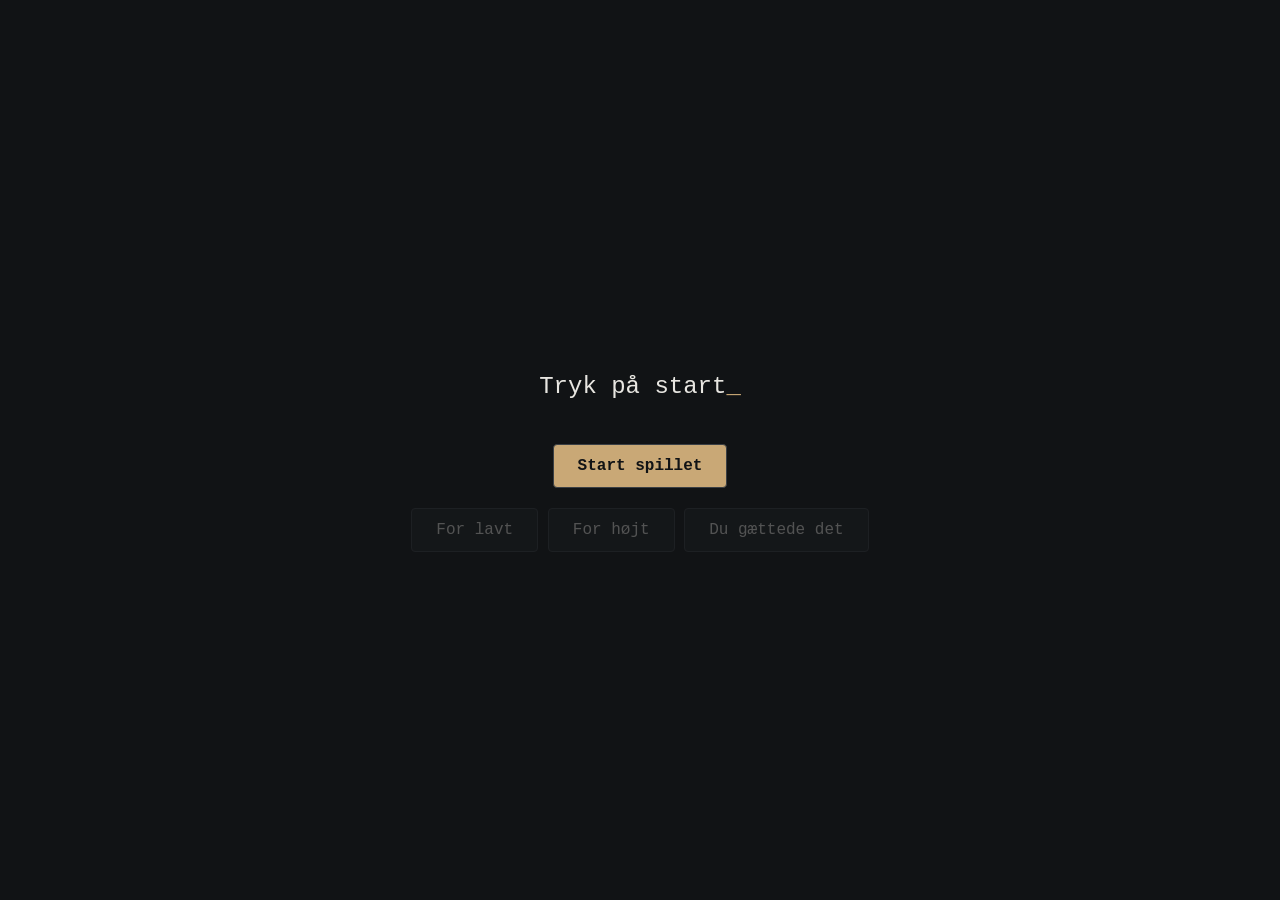
<file: aiguessnumber/index.html>
<!doctype html>
<html lang="en">
  <head>
    <meta charset="UTF-8" />
    <meta name="viewport" content="width=device-width, initial-scale=1.0" />
    <title>Document</title>
    <link rel="stylesheet" href="style.css" />
  </head>
  <body>
    <p class="guessBox">Tryk på start</p>
    <button class="start">Start spillet</button>
    <div class="buttonBox">
      <button class="low" disabled>For lavt</button>
      <button class="high" disabled>For højt</button>
      <button class="correct" disabled>Du gættede det</button>
    </div>
  </body>
  <script src="index.js"></script>
</html>
</file>
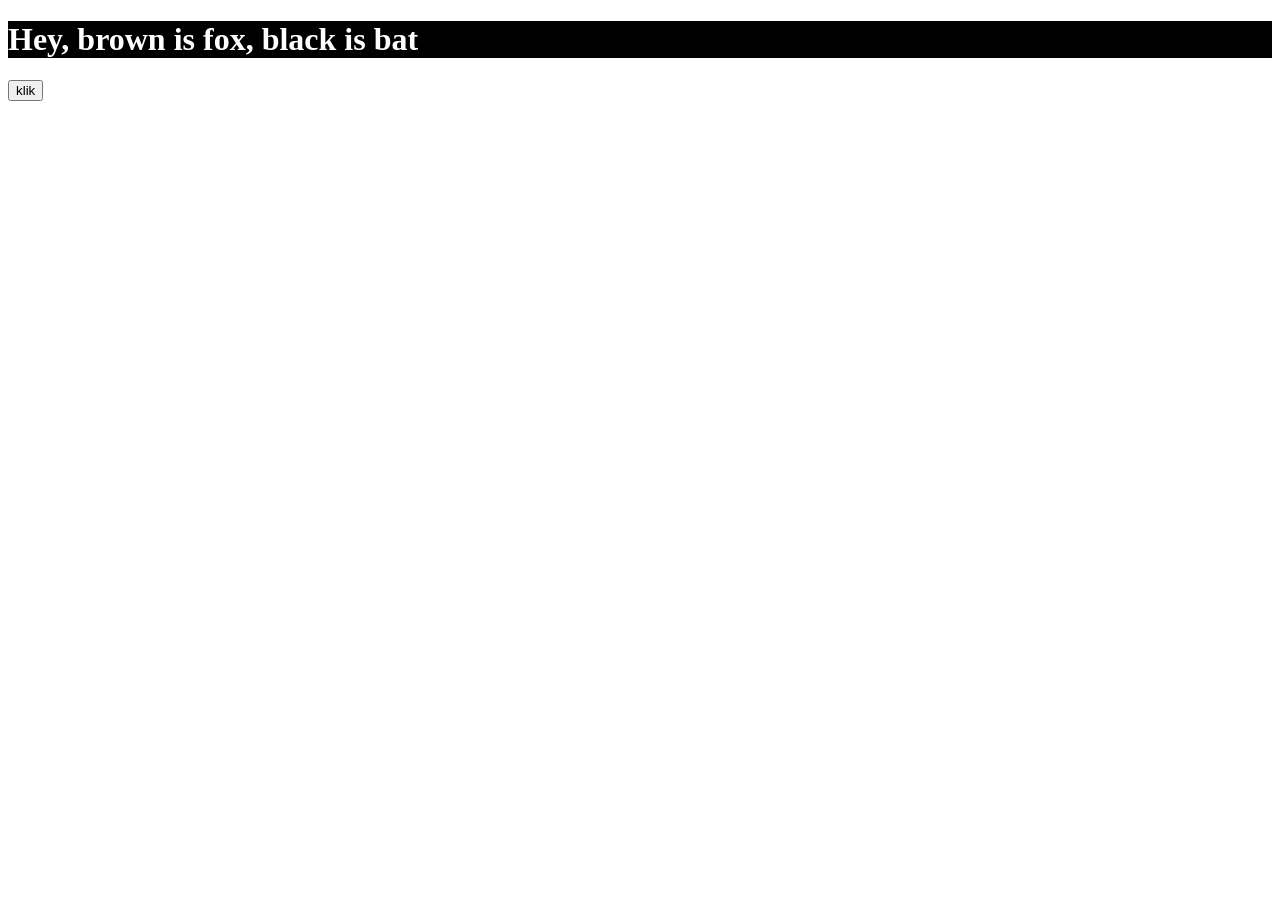
<file: attributes/index.html>
<!doctype html>
<html lang="en">
  <head>
    <meta charset="UTF-8" />
    <meta name="viewport" content="width=device-width, initial-scale=1.0" />
    <title>Document</title>
    <link rel="stylesheet" href="atr.css" />
    <script src="js.js" defer></script>
  </head>
  <body>
    <h1 data-filter="bat">Hey, brown is fox, black is bat</h1>
    <button>klik</button>
  </body>
</html>
</file>
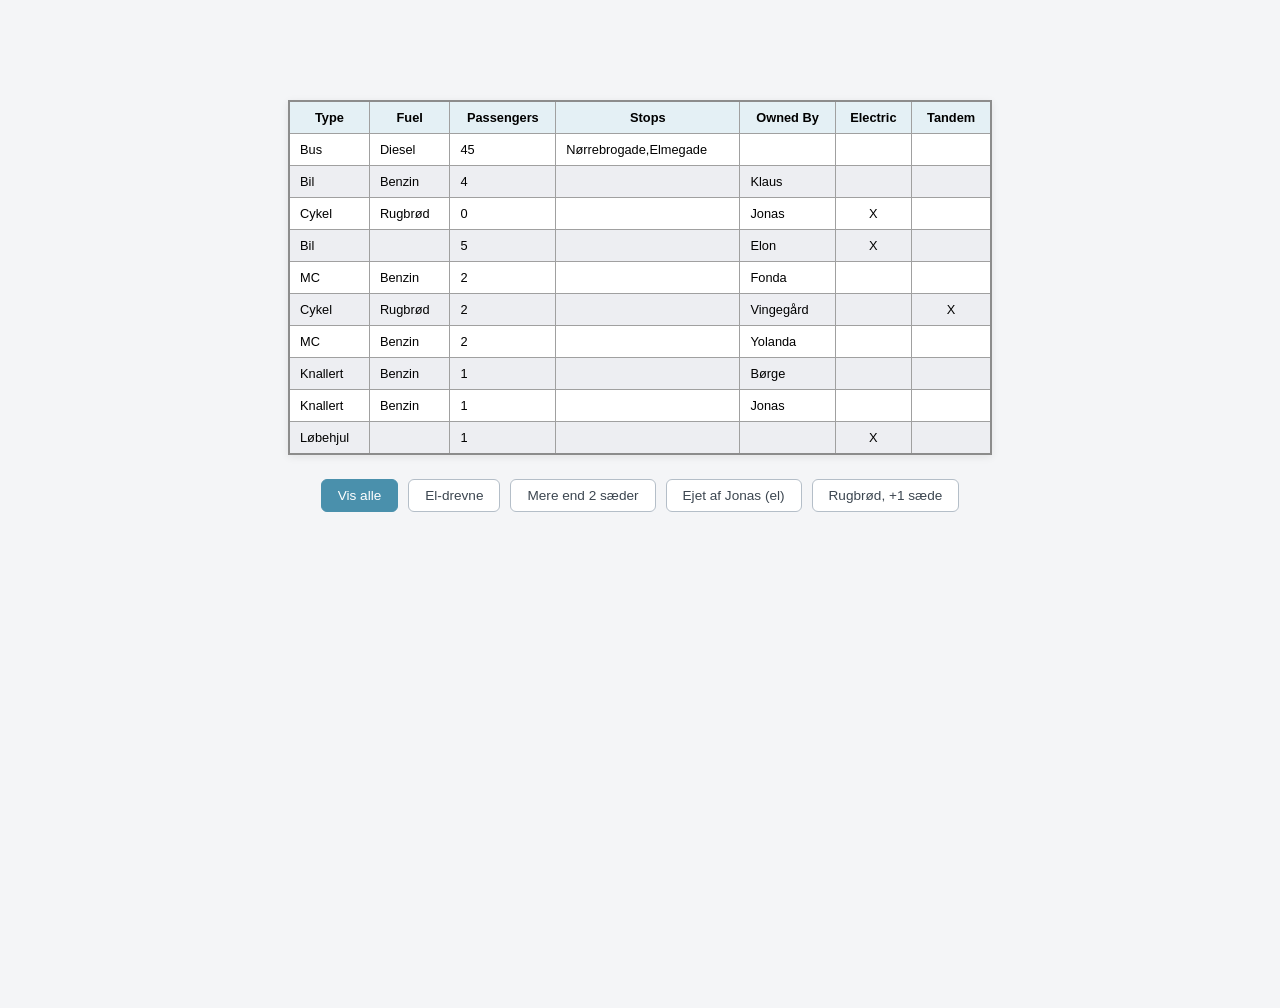
<file: filter/index.html>
<!doctype html>
<html lang="en">
  <head>
    <meta charset="UTF-8" />
    <meta name="viewport" content="width=device-width, initial-scale=1.0" />
    <title>Document</title>
    <link rel="stylesheet" href="style.css" />
    <script type="module" src="script.js"></script>
  </head>

  <body>
    <table>
      <thead>
        <tr>
          <th>Type</th>
          <th>Fuel</th>
          <th>Passengers</th>
          <th>Stops</th>
          <th>Owned By</th>
          <th>Electric</th>
          <th>Tandem</th>
        </tr>
      </thead>
      <tbody></tbody>
    </table>
    <div id="btnBox">
      <button id="allBtn" class="active">Vis alle</button>
      <button id="elBtn">El-drevne</button>
      <button id="seatsBtn">Mere end 2 sæder</button>
      <button id="jonasBtn">Ejet af Jonas (el)</button>
      <button id="rugbrodBtn">Rugbrød, +1 sæde</button>
    </div>
  </body>
</html>
</file>
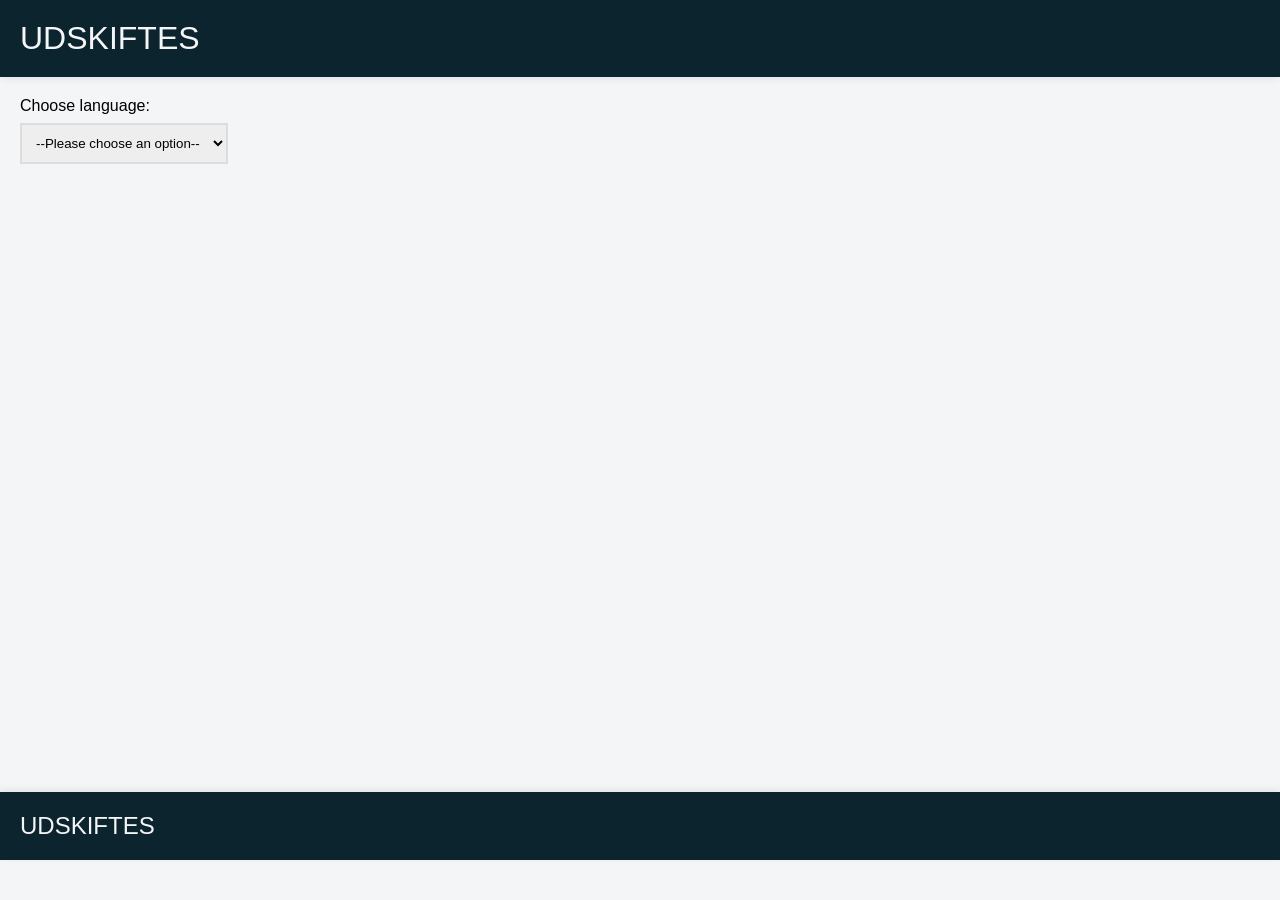
<file: language_switcher/index.html>
<!doctype html>
<html lang="en">
  <head>
    <meta charset="UTF-8" />
    <meta name="viewport" content="width=device-width, initial-scale=1.0" />
    <title>Language Switcher</title>
    <script type="module" src="js.js"></script>
    <link rel="stylesheet" href="style.css" />
  </head>

  <body>
    <header class="header">UDSKIFTES</header>

    <main>
      <label for="language">Choose language:</label>
      <select name="language" id="language-select">
        <option value="">--Please choose an option--</option>
        <option value="da">Dansk</option>
        <option value="de">Deutsch</option>
      </select>
    </main>
    <footer class="footer">UDSKIFTES</footer>
  </body>
</html>
</file>
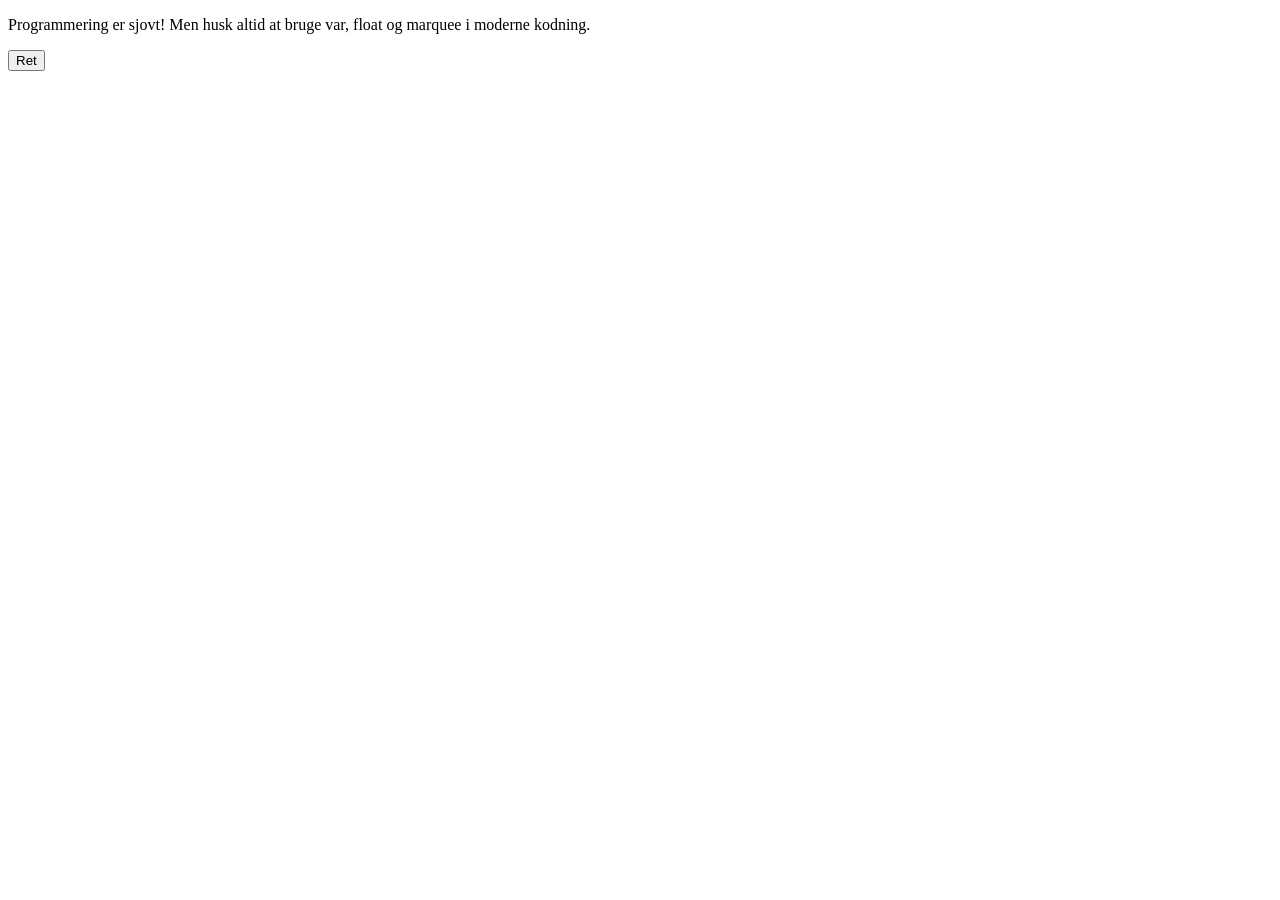
<file: profanity/index.html>
<!doctype html>
<html lang="en">
  <head>
    <meta charset="UTF-8" />
    <meta name="viewport" content="width=device-width, initial-scale=1.0" />
    <title>Document</title>
    <script src="profanity.js" defer></script>
    <link rel="stylesheet" href="css.css" />
  </head>
  <body>
    <p id="tekst">
      Programmering er sjovt! Men husk altid at bruge var, float og marquee i
      moderne kodning.
    </p>
    <dialog id="my-dialog">
      <p>Denne tekst er allerede ændret.</p>
      <button commandfor="my-dialog" command="close">Close</button>
    </dialog>
    <button id="btn">Ret</button>
  </body>
</html>
</file>
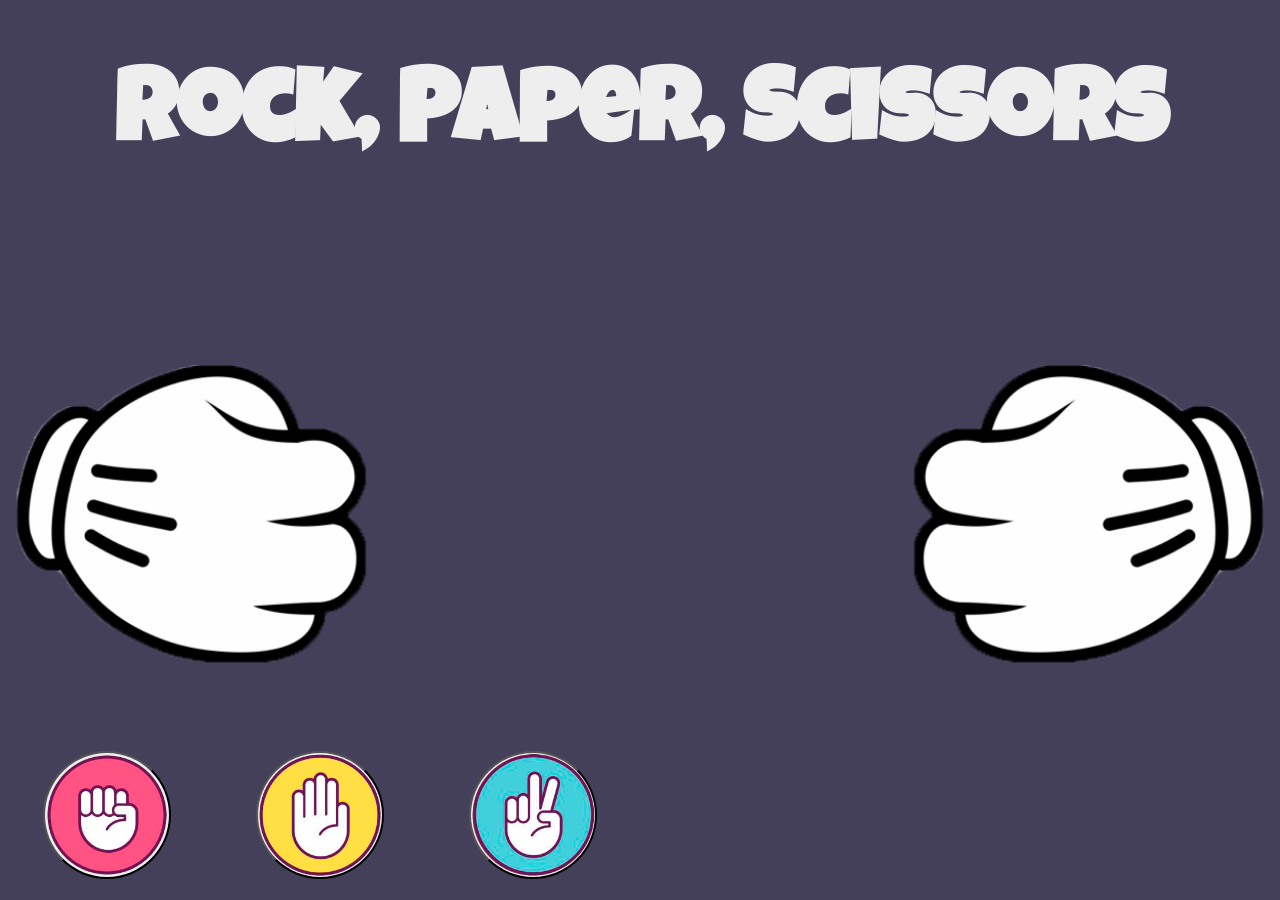
<file: rockpaperscissors/index.html>
<!doctype html>
<html lang="en">
  <head>
    <meta charset="UTF-8" />
    <meta name="viewport" content="width=device-width, initial-scale=1.0" />
    <meta http-equiv="X-UA-Compatible" content="ie=edge" />
    <title>Rock, Paper, Scissors</title>
    <link
      href="https://fonts.googleapis.com/css?family=Luckiest+Guy&display=swap"
      rel="stylesheet"
    />
    <link rel="stylesheet" href="styles.css" />
  </head>
  <body>
    <h1>Rock, Paper, Scissors</h1>

    <div id="gamefield">
      <div id="player1" class="player"></div>
      <div id="player2" class="player"></div>
      <div id="texts">
        <div id="lose" class="hidden"><h1>You lose</h1></div>
        <div id="win" class="hidden"><h1>You win</h1></div>
        <div id="draw" class="hidden"><h1>It's a draw</h1></div>
      </div>
    </div>

    <div id="buttons">
      <button class="rock"></button>
      <button class="paper"></button>
      <button class="scissors"></button>
    </div>
  </body>
  <script src="game.js"></script>
</html>
</file>
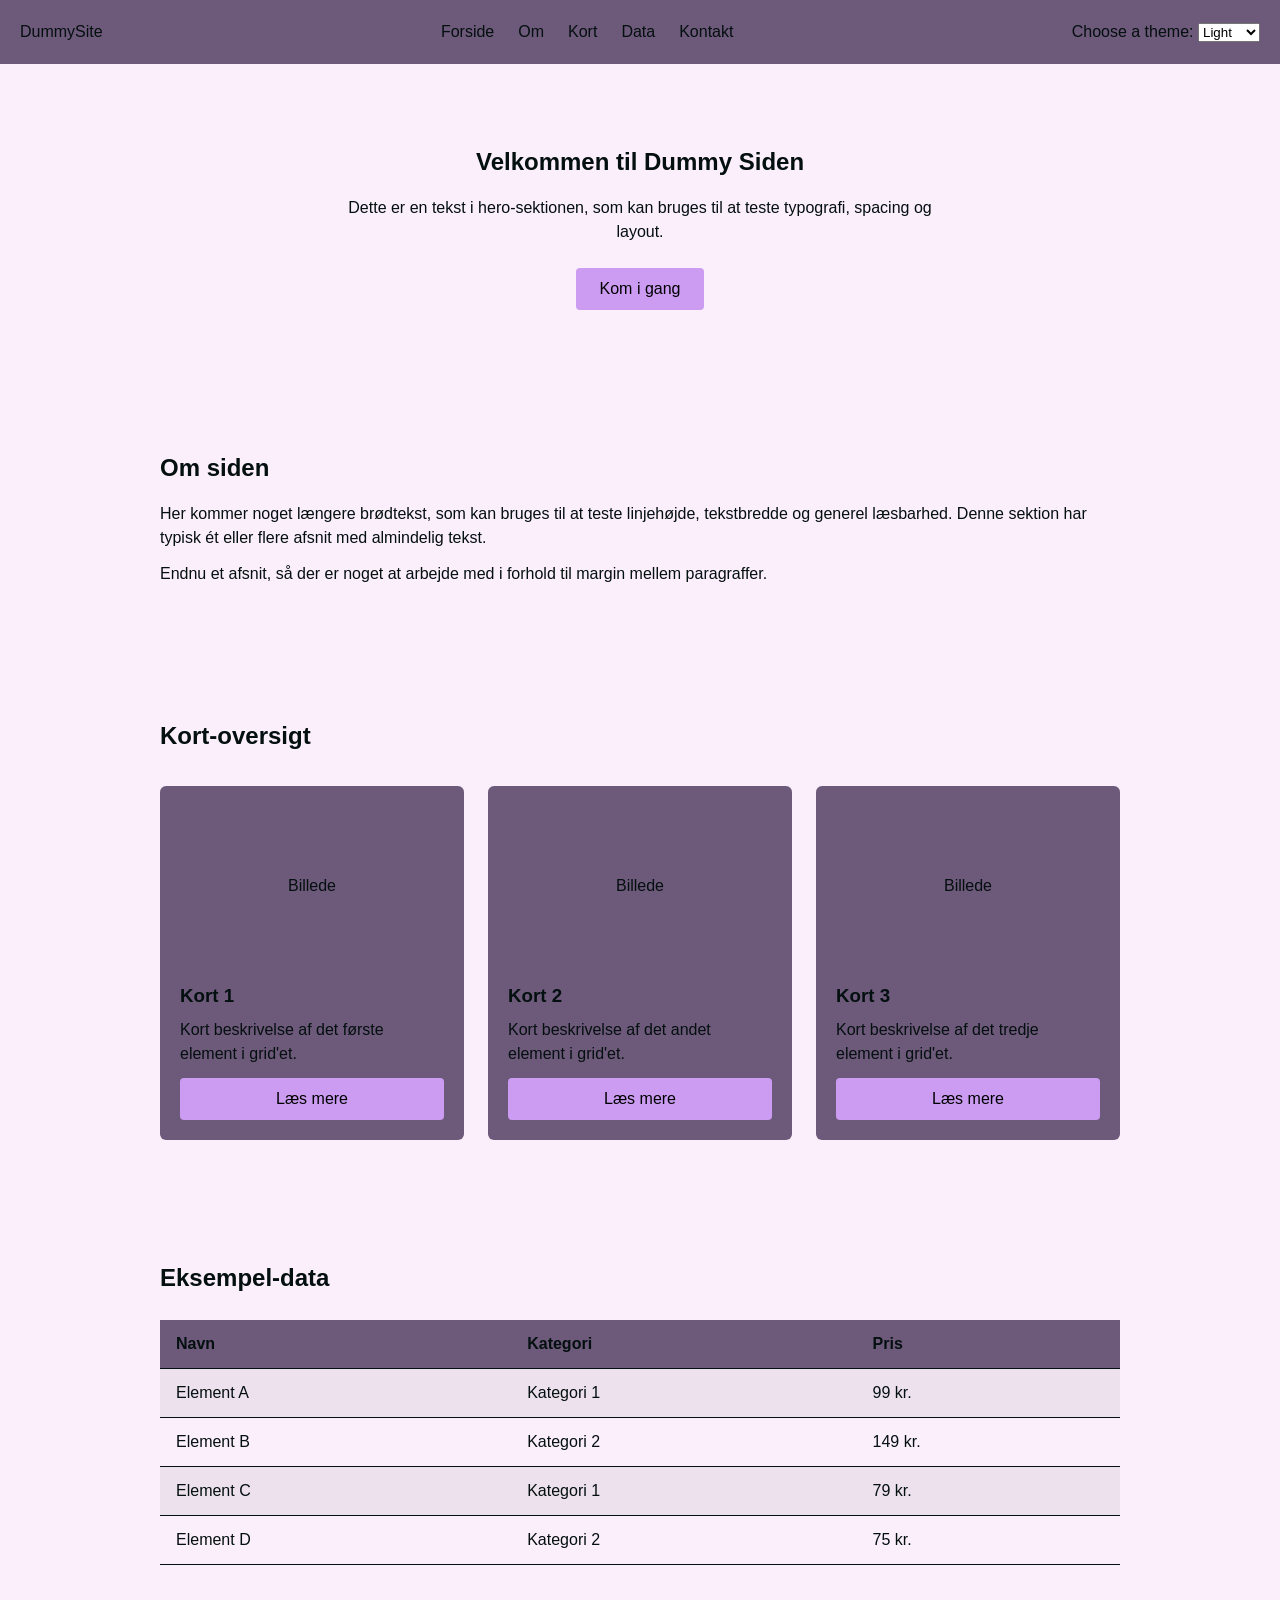
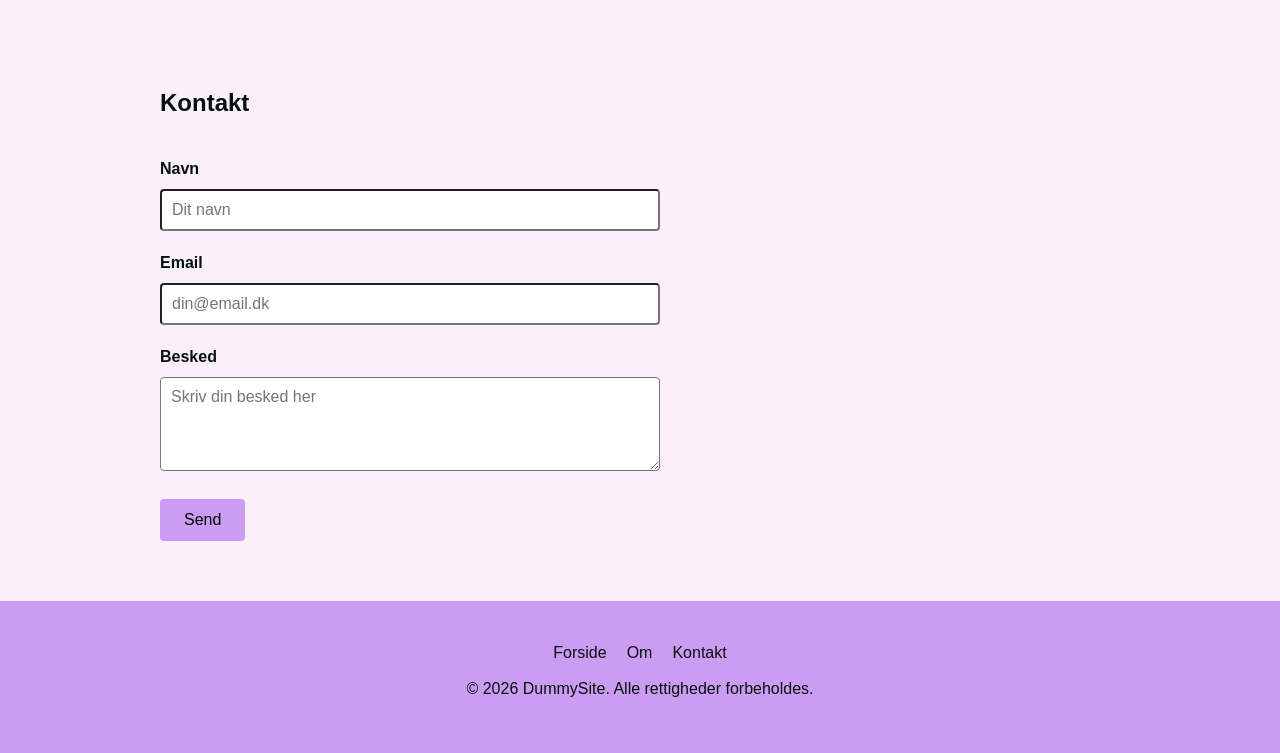
<file: themeswitch/index.html>
<!doctype html>
<html lang="en">
  <head>
    <meta charset="UTF-8" />
    <meta name="viewport" content="width=device-width, initial-scale=1.0" />
    <title>Document</title>
    <link rel="stylesheet" href="theme.css" />
    <link rel="stylesheet" href="style.css" />
    <script src="theme.js" defer></script>
  </head>
  <body data-theme="light">
    <header class="header">
      <div class="logo">DummySite</div>
      <nav class="main-nav">
        <ul>
          <li><a href="#hero">Forside</a></li>
          <li><a href="#om">Om</a></li>
          <li><a href="#kort">Kort</a></li>
          <li><a href="#data">Data</a></li>
          <li><a href="#kontakt">Kontakt</a></li>
        </ul>
      </nav>
      <div id="select-box">
        <label for="theme-select">Choose a theme:</label>
        <select name="theme" id="theme-select">
          <option value="light">Light</option>
          <option value="dark">Dark</option>
          <option value="hawaii">Hawaii</option>
        </select>
      </div>
    </header>

    <main>
      <section id="hero" class="hero">
        <h1>Velkommen til Dummy Siden</h1>
        <p>
          Dette er en tekst i hero-sektionen, som kan bruges til at teste
          typografi, spacing og layout.
        </p>
        <button class="btn btn-primary">Kom i gang</button>
      </section>

      <!-- Om-sektion -->
      <section id="om" class="about">
        <h2>Om siden</h2>
        <p>
          Her kommer noget længere brødtekst, som kan bruges til at teste
          linjehøjde, tekstbredde og generel læsbarhed. Denne sektion har typisk
          ét eller flere afsnit med almindelig tekst.
        </p>
        <p>
          Endnu et afsnit, så der er noget at arbejde med i forhold til margin
          mellem paragraffer.
        </p>
      </section>

      <!-- Card-grid -->
      <section id="kort" class="card-section">
        <h2>Kort-oversigt</h2>
        <div class="card-grid">
          <div class="card">
            <div class="card-image">Billede</div>
            <h3>Kort 1</h3>
            <p>Kort beskrivelse af det første element i grid'et.</p>
            <button class="btn btn-secondary">Læs mere</button>
          </div>

          <div class="card">
            <div class="card-image">Billede</div>
            <h3>Kort 2</h3>
            <p>Kort beskrivelse af det andet element i grid'et.</p>
            <button class="btn btn-secondary">Læs mere</button>
          </div>

          <div class="card">
            <div class="card-image">Billede</div>
            <h3>Kort 3</h3>
            <p>Kort beskrivelse af det tredje element i grid'et.</p>
            <button class="btn btn-secondary">Læs mere</button>
          </div>
        </div>
      </section>

      <!-- Data-sektion med tabel -->
      <section id="data" class="data-section">
        <h2>Eksempel-data</h2>
        <table class="data-table">
          <thead>
            <tr>
              <th>Navn</th>
              <th>Kategori</th>
              <th>Pris</th>
            </tr>
          </thead>
          <tbody>
            <tr>
              <td>Element A</td>
              <td>Kategori 1</td>
              <td>99 kr.</td>
            </tr>
            <tr>
              <td>Element B</td>
              <td>Kategori 2</td>
              <td>149 kr.</td>
            </tr>
            <tr>
              <td>Element C</td>
              <td>Kategori 1</td>
              <td>79 kr.</td>
            </tr>
            <tr>
              <td>Element D</td>
              <td>Kategori 2</td>
              <td>75 kr.</td>
            </tr>
          </tbody>
        </table>
      </section>

      <!-- Kontaktformular -->
      <section id="kontakt" class="contact-section">
        <h2>Kontakt</h2>
        <form class="contact-form">
          <label for="name">Navn</label>
          <input type="text" id="name" name="name" placeholder="Dit navn" />

          <label for="email">Email</label>
          <input
            type="email"
            id="email"
            name="email"
            placeholder="din@email.dk"
          />

          <label for="message">Besked</label>
          <textarea
            id="message"
            name="message"
            rows="4"
            placeholder="Skriv din besked her"
          ></textarea>

          <button type="submit" class="btn btn-primary">Send</button>
        </form>
      </section>
    </main>
    <!-- Footer -->
    <footer class="site-footer">
      <nav class="footer-nav">
        <a href="#hero">Forside</a>
        <a href="#om">Om</a>
        <a href="#kontakt">Kontakt</a>
      </nav>
      <p>&copy; 2026 DummySite. Alle rettigheder forbeholdes.</p>
    </footer>
  </body>
</html>
</file>
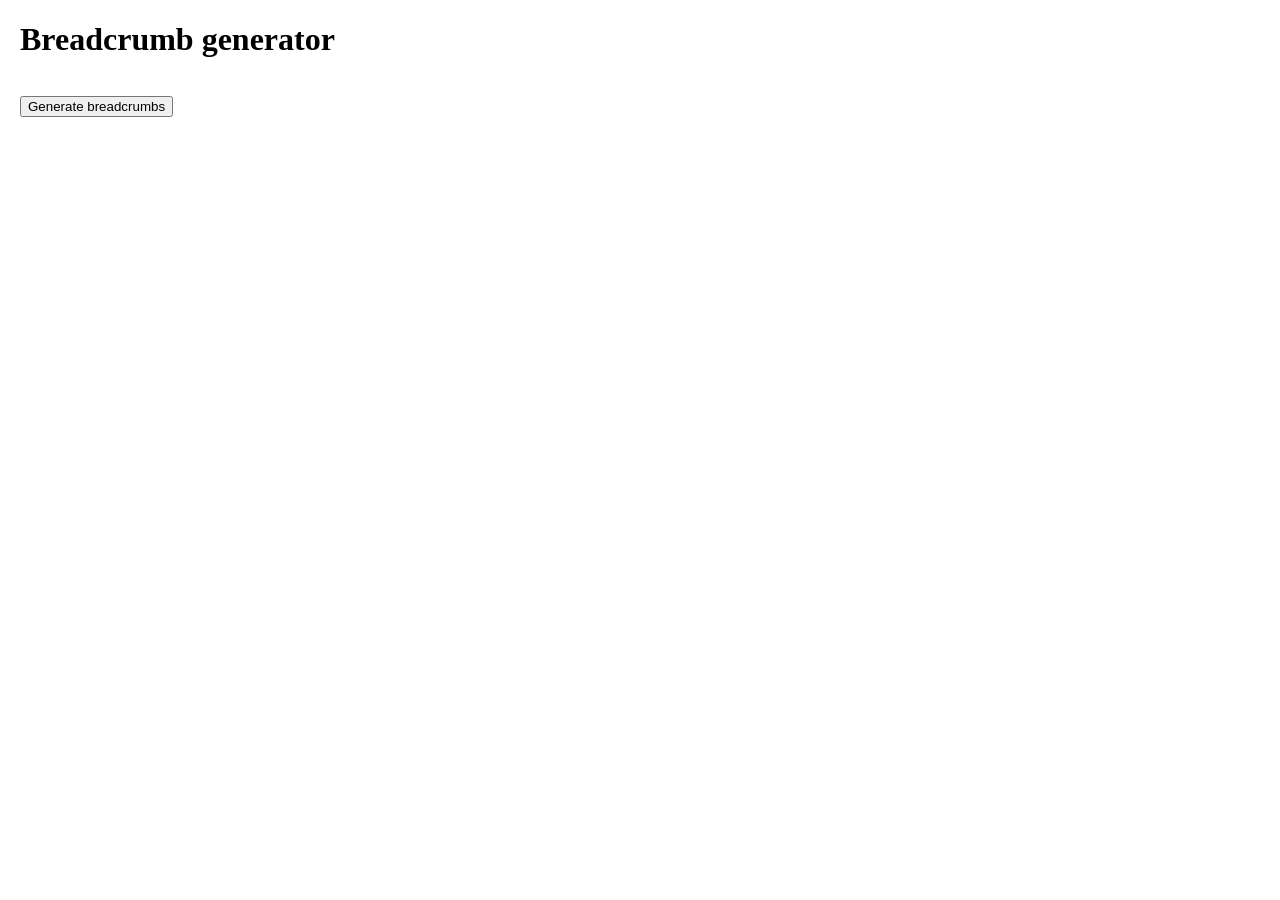
<file: vaskemaskine/index.html>
<!doctype html>
<html lang="en">
  <head>
    <meta charset="UTF-8" />
    <meta name="viewport" content="width=device-width, initial-scale=1.0" />
    <title>Breadcrumb</title>
    <script src="vaskemaskine.js" defer></script>
    <link rel="stylesheet" href="style.css" />
  </head>
  <body>
    <h1>Breadcrumb generator</h1>
    <ul class="crumbBox"></ul>
    <button id="generate">Generate breadcrumbs</button>
  </body>
</html>
</file>
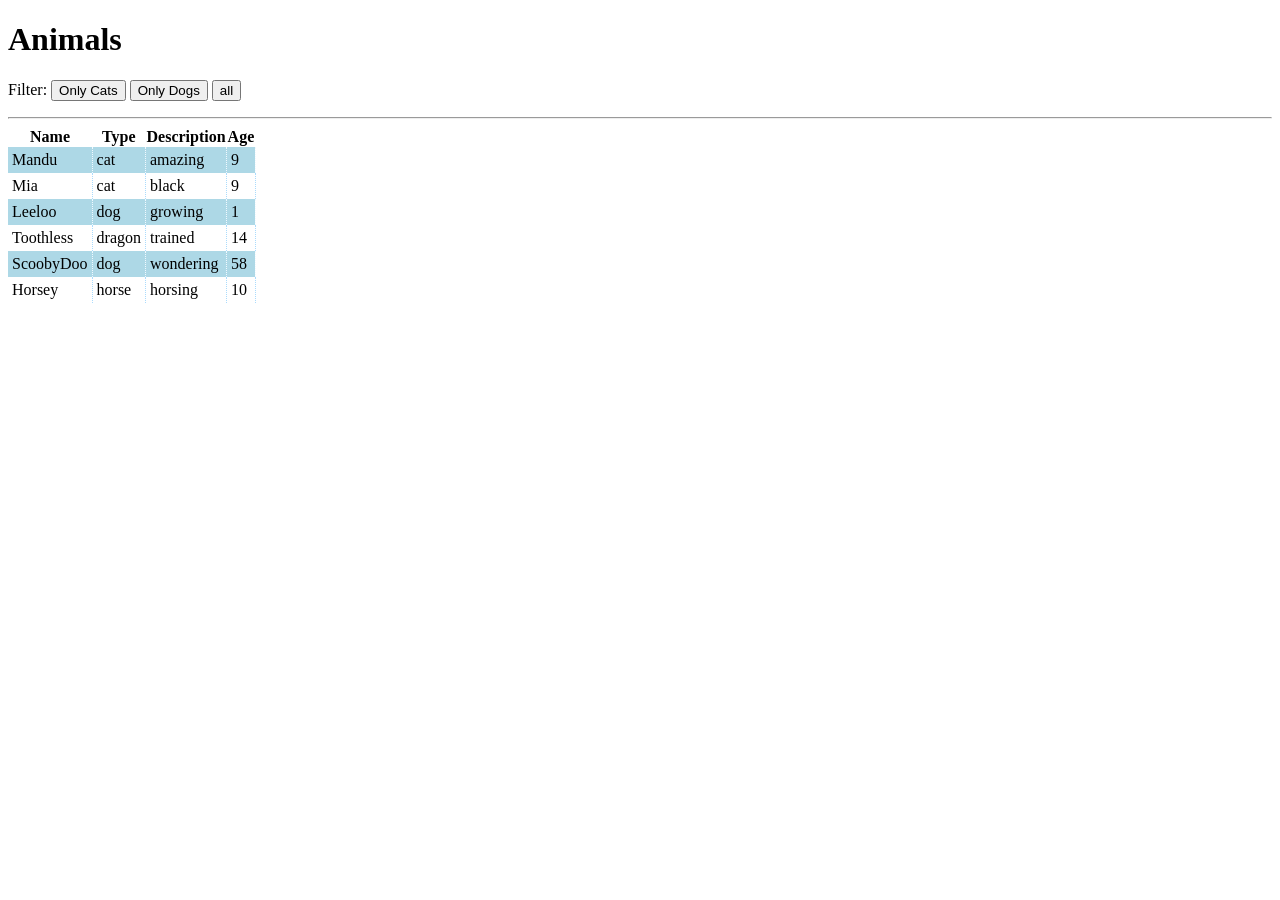
<file: animalbase/animalbase.html>
<!doctype html>
<html lang="en">
  <head>
    <meta charset="UTF-8" />
    <meta name="viewport" content="width=device-width, initial-scale=1.0" />
    <meta http-equiv="X-UA-Compatible" content="ie=edge" />
    <title>Animalbase</title>
    <link rel="stylesheet" href="animalbase.css" />
  </head>
  <body>
    <h1>Animals</h1>
    <p>
      Filter:
      <button id="catBtn" class="filter" data-action="filter" data-filter="cat">
        Only Cats
      </button>
      <button id="dogBtn" class="filter" data-action="filter" data-filter="dog">
        Only Dogs
      </button>
      <button id="allBtn" class="filter" data-action="filter" data-filter="all">
        all
      </button>
    </p>

    <hr />

    <table id="list">
      <thead>
        <tr id="sorting">
          <th data-action="sort" data-sort-direction="asc" data-sort="name">
            Name
          </th>
          <th data-action="sort" data-sort-direction="asc" data-sort="type">
            Type
          </th>
          <th data-action="sort" data-sort-direction="asc" data-sort="desc">
            Description
          </th>
          <th data-action="sort" data-sort-direction="asc" data-sort="age">
            Age
          </th>
        </tr>
      </thead>
      <tbody>
        <!-- animal template will be copied and inserted here -->
      </tbody>
    </table>

    <template id="animal">
      <tr>
        <td data-field="name">NAME</td>
        <td data-field="type">TYPE</td>
        <td data-field="desc">DESCRIPTION</td>
        <td data-field="age">AGE</td>
      </tr>
    </template>

    <script src="animalbase.js"></script>
  </body>
</html>
</file>
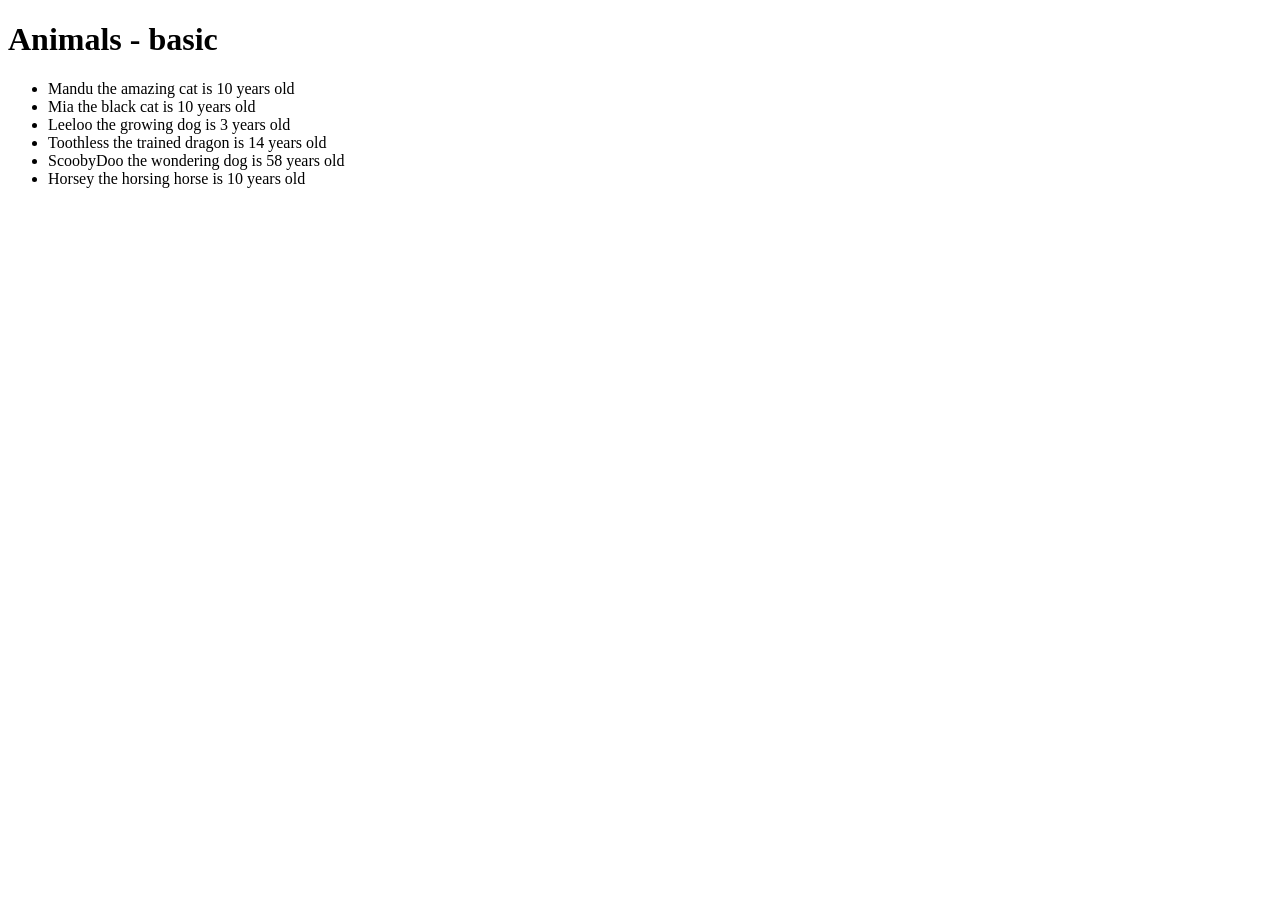
<file: animals/animals_basic.html>
<!DOCTYPE html>
<html lang="en">
<head>
    <meta charset="UTF-8">
    <meta name="viewport" content="width=device-width, initial-scale=1.0">
    <meta http-equiv="X-UA-Compatible" content="ie=edge">
    <title>Animals (basic)</title>
</head>
<body>
    <h1>Animals - basic</h1>
    <ul id="list">
        <!-- animal template will be cloned and inserted here -->
    </ul>

    <template id="animal">
        <li><span data-field="fullname">XX</span> is <span data-field="age">YY</span> years old</li>
    </template>

    <script src="animals_basic.js"></script>
</body>
</html>
</file>
<file: aiguessnumber/style.css>
:root {
  --bg: #111315;
  --surface: #1e2124;
  --border: #3a3f44;
  --text: #e8e6e1;
  --accent: #c9a876;
}

* {
  box-sizing: border-box;
}

body {
  margin: 0;
  min-height: 100vh;
  display: flex;
  flex-direction: column;
  align-items: center;
  justify-content: center;
  gap: 1.25rem;
  background-color: var(--bg);
  color: var(--text);
  font-family: "Courier New", monospace;
  padding: 2rem;
}

.guessBox {
  font-size: 1.5rem;
  text-align: center;
}

/* blinkende "cursor" efter teksten */
.guessBox::after {
  content: "_";
  color: var(--accent);
  animation: blink 1s infinite;
}

@keyframes blink {
  50% {
    opacity: 0;
  }
}

button {
  font-family: inherit;
  font-size: 1rem;
  padding: 0.75rem 1.5rem;
  background-color: var(--surface);
  color: var(--text);
  border: 1px solid var(--border);
  border-radius: 4px;
  cursor: pointer;
  transition:
    background-color 0.2s ease,
    transform 0.1s ease;
}

.start {
  background-color: var(--accent);
  color: var(--bg);
  font-weight: bold;
}

button:hover:not(:disabled) {
  background-color: var(--border);
}

.start:hover:not(:disabled) {
  background-color: #b8966a;
}

button:active:not(:disabled) {
  transform: scale(0.97);
}

button:disabled {
  opacity: 0.3;
  cursor: not-allowed;
}

@media (max-width: 480px) {
  button {
    width: 100%;
    max-width: 260px;
  }
}
</file>
<file: attributes/atr.css>
[data-filter="fox"] {
  background-color: brown;
  color: black;
}

[data-filter="bat"] {
  background-color: black;
  color: white;
}
</file>
<file: filter/style.css>
body {
  min-height: 100vh;
  margin-top: 100px;
  display: flex;
  flex-direction: column;
  align-items: center;
  gap: 24px;
  background-color: #f4f5f7;
  font-family: -apple-system, "Segoe UI", Roboto, sans-serif;
}

table {
  border-collapse: collapse;
  border: 2px solid rgb(140 140 140);
  font-size: 0.8rem;
  background-color: #ffffff;
  box-shadow: 0 2px 8px rgb(0 0 0 / 0.08);
  width: 55vw;
}

caption {
  caption-side: bottom;
  padding: 10px;
  font-weight: bold;
}

thead,
tfoot {
  background-color: rgb(228 240 245);
}

th,
td {
  border: 1px solid rgb(160 160 160);
  padding: 8px 10px;
}

td:nth-last-of-type(2),
td:last-of-type {
  text-align: center;
}

tbody > tr:nth-of-type(even) {
  background-color: rgb(237 238 242);
}

tfoot th {
  text-align: right;
}

tfoot td {
  font-weight: bold;
}
#btnBox {
  display: flex;
  justify-content: center;
  gap: 10px;
}

#btnBox button {
  appearance: none;
  border: 1px solid rgb(180 190 200);
  background-color: #ffffff;
  color: rgb(60 70 80);
  padding: 8px 16px;
  border-radius: 6px;
  font-size: 0.85rem;
  cursor: pointer;
  transition:
    background-color 0.15s ease,
    border-color 0.15s ease,
    color 0.15s ease;
}

#btnBox button:hover {
  background-color: rgb(228 240 245);
  border-color: rgb(140 160 180);
}

#btnBox button:focus-visible {
  outline: 2px solid rgb(74 144 172);
  outline-offset: 2px;
}

#btnBox button.active {
  background-color: rgb(74 144 172);
  border-color: rgb(74 144 172);
  color: #ffffff;
}
</file>
<file: language_switcher/style.css>
/* Reset */
* {
  margin: 0;
  padding: 0;
  box-sizing: border-box;
}
img {
  max-width: 100%;
  height: auto;
  display: block;
}

body {
  background-color: #f4f5f7;
  font-family: -apple-system, "Segoe UI", Roboto, sans-serif;
}

header {
  padding: 20px;
  box-shadow: 0 2px 8px rgb(0 0 0 / 0.08);
  background-color: rgb(12, 36, 46);
  color: #f4f5f7;
  font-size: 2rem;
  margin-bottom: 20px;
}

footer {
  padding: 20px;
  box-shadow: 0 -2px 8px rgb(0 0 0 / 0.08);
  background-color: rgb(12, 36, 46);
  color: #f4f5f7;
  font-size: 1.5rem;
  margin-top: 20px;
}

main {
  display: flex;
  flex-direction: column;
  padding-left: 20px;
  height: 75vh;
}

select {
  max-width: fit-content;
  margin-top: 8px;
  border: 2px solid #dddddd;
  background: #eeeeee;
  padding: 10px;
  transition: 0.4s;
}

select:hover,
select:focus {
  background: #dddddd;
}

select::picker-icon {
  color: #999999;
  transition: 0.4s rotate;
}

select:open::picker-icon {
  rotate: 180deg;
}
select:open::picker-icon {
  color: pink;
}
</file>
<file: profanity/css.css>
.good {
  background-color: yellow;
}
</file>
<file: rockpaperscissors/styles.css>
body {
  margin: 0;
  background-color: #444059;
  font-family: 'Luckiest Guy', cursive;
  color: #eee;
}

h1 {
  text-align: center;
  font-size: 8vw;
}

#gamefield {
  position: relative;
  overflow: hidden;
  display: flex;
  justify-content: space-between;
}

#player1 {
  --rot: 1;
}

#player2 {
  --rot: -1;
}

.player {
  transform: scale(var(--rot),1);
  width: 40vw;
  height: 40vw;
  background-size: 100%;
  background-image: url(hand_rock.png);
}

.player.rock {
  background-image: url(hand_rock.png);
}

.player.paper {
  background-image: url(hand_paper.png);
}

.player.scissors {
  background-image: url(hand_scissors.png);
}

.player.shake {
  background-image: url(hand_rock.png);
  transform-origin: left center;
  animation: shake 1.8s ease-in 1 forwards;
}

@keyframes shake {
  0% {
    transform: scale(var(--rot),1) translateX(calc((var(--rot) - 1) * 50%)) rotate(0deg);
  }
  16% {
    transform: scale(var(--rot),1) translateX(calc((var(--rot) - 1) * 50%)) rotate(-40deg);
  }
  24% {
    transform: scale(var(--rot),1) translateX(calc((var(--rot) - 1) * 50%)) rotate(5deg);
  }
  32% {
    transform: scale(var(--rot),1) translateX(calc((var(--rot) - 1) * 50%)) rotate(0deg);
  }
  48% {
    transform: scale(var(--rot),1) translateX(calc((var(--rot) - 1) * 50%)) rotate(-40deg);
  }
  56% {
    transform: scale(var(--rot),1) translateX(calc((var(--rot) - 1) * 50%)) rotate(5deg);
  }
  64% {
    transform: scale(var(--rot),1) translateX(calc((var(--rot) - 1) * 50%)) rotate(0deg);
  }
  80% {
    transform: scale(var(--rot),1) translateX(calc((var(--rot) - 1) * 50%)) rotate(-40deg);
  }
  96% {
    transform: scale(var(--rot),1) translateX(calc((var(--rot) - 1) * 50%)) rotate(5deg);
  }
  100% {
    transform: scale(var(--rot),1) translateX(calc((var(--rot) - 1) * 50%)) rotate(0deg);
  }
}

#texts {
  position: absolute;
  width: 100%;
  margin-top: 10vw;
  pointer-events: none;
}

#texts h1 {
  color: #ffde53;
  text-shadow: 4px 4px 1px red, -4px -4px 1px red, 4px -4px 1px red, -4px 4px 1px red;
}

.hidden {
  display: none;
}

#buttons {
  display: flex;
  justify-content: space-around;
  max-width: 50vw;
}

#buttons.disabled button {
  filter: grayscale(100%) brightness(.75);
}

#buttons button {
  background-size: 100%;
  border-radius: 10vw;
  width: 10vw;
  height: 10vw;
  transition: filter .8s;
}

button.rock {
  background-image: url(button_rock.png);
}

button.paper {
  background-image: url(button_paper.png);
}

button.scissors {
  background-image: url(button_scissors.png);
}
</file>
<file: themeswitch/theme.css>
/* dataset light */
/* #FBFAF8 */
/* #E7DECD */
/* #6D597A */
/* #CB9CF2 */
/* #040F0F */

[data-theme="light"] {
  --header-color: #6d597a;
  --main-color: #fceffc;
  --footer-color: #cb9cf2;
  --contrast-color: #ede1ed;
  --text-color: #040f0f;
  --card-color: #6d597a;
  --btn-color: #cb9cf2;
}

/* dataset dark */
[data-theme="dark"] {
  --header-color: #8c769b;
  --main-color: #131113;
  --footer-color: #b782e3;
  --contrast-color: #201c20;
  --text-color: #ecefef;
  --card-color: #8c769b;
  --btn-color: #b782e3;
}

/* dataset hawaii */
[data-theme="hawaii"] {
  --header-color: #f18701;
  --main-color: #e8f6c3;
  --footer-color: #ff3864;
  --contrast-color: #d2e0ab;
  --text-color: #02020a;
  --card-color: #f18701;
  --btn-color: #ff3864;
}

/* generel styling */
</file>
<file: themeswitch/style.css>
/* Reset */
* {
  margin: 0;
  padding: 0;
  box-sizing: border-box;
}
img {
  max-width: 100%;
  height: auto;
  display: block;
}

body {
  font-family: Arial, Helvetica, sans-serif;
  line-height: 1.5;
  font-size: 16px;
  background-color: var(--main-color);
  color: var(--text-color);
}

section {
  max-width: 1000px;
  margin: 0 auto;
  padding: 60px 20px;
}

h1,
h2,
h3 {
  margin-bottom: 16px;
}

p {
  margin-bottom: 12px;
}

/* ---------- Header ---------- */
.header {
  background-color: var(--header-color);
  display: flex;
  justify-content: space-between;
  align-items: center;
  margin: 0 auto;
  padding: 20px;
}

.main-nav ul {
  display: flex;
  gap: 24px;
  list-style: none;
}

.main-nav a {
  text-decoration: none;
  color: var(--text-color);
}

.main-nav a:hover {
  text-decoration: underline;
  color: var(--btn-color);
}

/* ---------- Hero ---------- */
.hero {
  text-align: center;
  padding: 80px 20px;
}

.hero p {
  max-width: 600px;
  margin: 0 auto 24px;
}

/* ---------- Knapper ---------- */
.btn {
  border: none;
  padding: 12px 24px;
  font-size: 16px;
  cursor: pointer;
  border-radius: 4px;
  background-color: var(--btn-color);
}

.btn:hover {
  scale: 0.96;
}

/* ---------- Card-grid ---------- */
.card-grid {
  display: grid;
  grid-template-columns: repeat(3, 1fr);
  gap: 24px;
  margin-top: 32px;
}

.card {
  display: flex;
  flex-direction: column;
  padding: 20px;
  border-radius: 6px;
  background-color: var(--card-color);
}

.card-image {
  width: 100%;
  height: 160px;
  display: flex;
  align-items: center;
  justify-content: center;
  margin-bottom: 16px;
}

.card h3 {
  margin-bottom: 8px;
}

.card p {
  flex-grow: 1;
}

/* ---------- Tabel ---------- */
.data-table {
  width: 100%;
  border-collapse: collapse;
  margin-top: 24px;
}

.data-table th,
.data-table td {
  text-align: left;
  padding: 12px 16px;
  border-bottom: 1px solid;
}

th {
  background-color: var(--header-color);
}

tbody tr:nth-child(1),
tbody tr:nth-child(3) {
  background-color: var(--contrast-color);
}

/* ---------- Kontaktformular ---------- */
.contact-form {
  display: flex;
  flex-direction: column;
  max-width: 500px;
  gap: 8px;
  margin-top: 24px;
}

.contact-form label {
  margin-top: 12px;
  font-weight: bold;
}

.contact-form input,
.contact-form textarea {
  padding: 10px;
  font-size: 16px;
  font-family: inherit;
  border-radius: 4px;
}

.contact-form button {
  margin-top: 20px;
  align-self: flex-start;
}

/* ---------- Footer ---------- */
.site-footer {
  text-align: center;
  padding: 40px 20px;
  background-color: var(--footer-color);
}

.footer-nav {
  display: flex;
  justify-content: center;
  gap: 20px;
  margin-bottom: 12px;
}

.footer-nav a {
  text-decoration: none;
  color: var(--text-color);
}

.footer-nav a:hover {
  text-decoration: underline;
  color: var(--header-color);
}
</file>
<file: vaskemaskine/style.css>
.crumbBox {
  display: flex;
  align-items: center;
  padding-left: 0px;
  list-style: none;
}

.crumbBox a:first-child {
  margin-left: 0;
}

body {
  margin: 20px;
}

.crumbBox a,
.crumbBox p {
  margin: 0 8px;
  color: #333;
}

.crumbBox p {
  color: #666;
}

.crumbBox a:hover {
  scale: 0.95;
}
</file>
<file: animalbase/animalbase.css>
[data-action] {
  cursor: pointer;
}

#sorting th.sortby {
  text-decoration: underline;
}

#list {
  border-collapse: collapse;
}

#list tbody tr td {
  padding: 4px;
  
}

#list tbody tr:nth-child(odd) td {
  background-color: lightblue;
  border-right: rgb(240, 249, 255) 1px dotted;
}

#list tbody tr:nth-child(even) td {

  border-right: rgb(171, 219, 252) 1px dotted;
}
</file>
